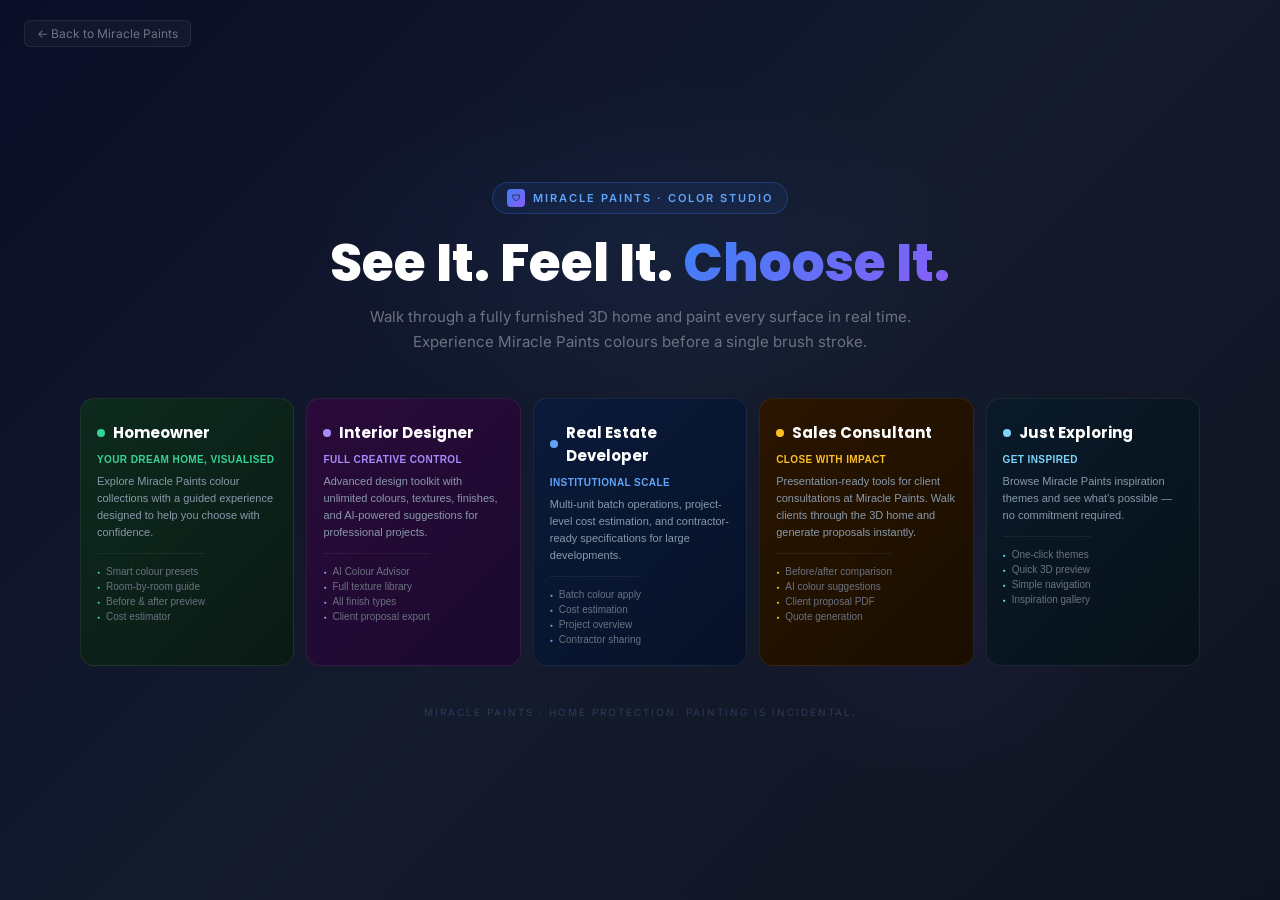
<file: color-studio/index.html>
<!doctype html>
<html lang="en">
  <head>
    <meta charset="UTF-8" />
    <link rel="icon" type="image/svg+xml" href="/color-studio/vite.svg" />
    <meta name="viewport" content="width=device-width, initial-scale=1.0" />
    <title>3D House Paint Visualizer</title>
    <script type="module" crossorigin src="/color-studio/assets/index-D-VNK3xk.js"></script>
  </head>
  <body>
    <div id="root"></div>
  </body>
</html>
</file>
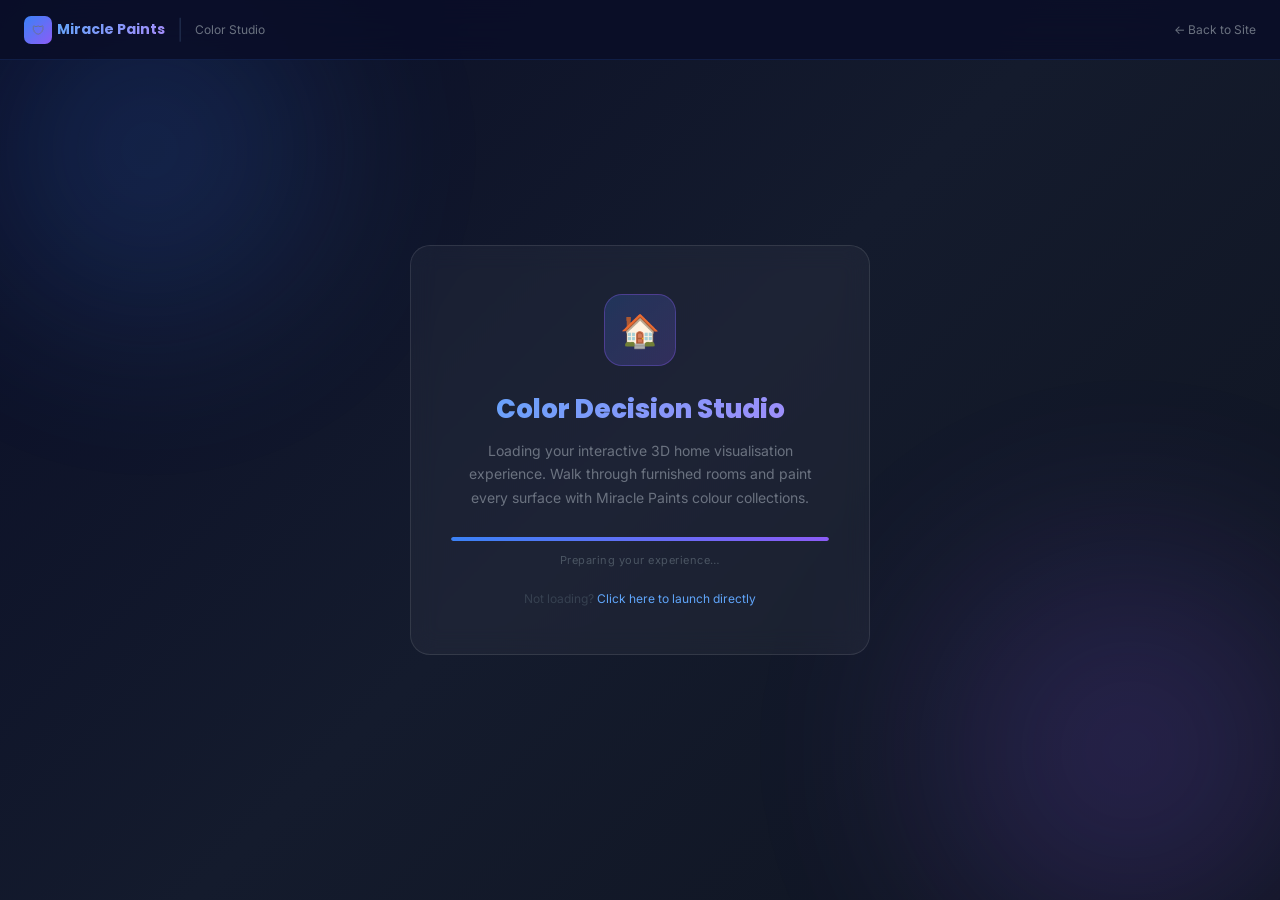
<file: color-studio.html>
<!DOCTYPE html>
<html lang="en">
<head>
    <meta charset="UTF-8">
    <meta name="viewport" content="width=device-width, initial-scale=1.0">
    <meta name="description" content="Miracle Paints Color Decision Studio — Walk through a 3D furnished home and choose your perfect paint colours.">
    <title>Color Studio — Miracle Paints</title>

    <!-- Google Fonts -->
    <link rel="preconnect" href="https://fonts.googleapis.com">
    <link rel="preconnect" href="https://fonts.gstatic.com" crossorigin>
    <link href="https://fonts.googleapis.com/css2?family=Poppins:wght@600;700;800&family=Inter:wght@400;500&display=swap" rel="stylesheet">

    <style>
        * { margin: 0; padding: 0; box-sizing: border-box; }
        body {
            font-family: 'Inter', system-ui, sans-serif;
            background: linear-gradient(135deg, #0a0e27 0%, #141b2d 50%, #0f1420 100%);
            min-height: 100vh;
            display: flex;
            flex-direction: column;
            align-items: center;
            justify-content: center;
            color: #e5e7eb;
            overflow: hidden;
        }

        /* Background orbs */
        .orb {
            position: fixed;
            border-radius: 50%;
            filter: blur(80px);
            opacity: 0.3;
            pointer-events: none;
            animation: float 8s ease-in-out infinite alternate;
        }
        .orb-1 { width: 500px; height: 500px; background: radial-gradient(circle, rgba(59,130,246,0.8), transparent 70%); top: -100px; left: -100px; }
        .orb-2 { width: 600px; height: 600px; background: radial-gradient(circle, rgba(139,92,246,0.8), transparent 70%); bottom: -150px; right: -150px; animation-delay: -4s; }
        @keyframes float {
            from { transform: translate(0, 0) scale(1); }
            to   { transform: translate(30px, 20px) scale(1.1); }
        }

        /* Nav */
        .nav {
            position: fixed; top: 0; left: 0; right: 0;
            height: 60px;
            background: rgba(10,14,39,0.85);
            border-bottom: 1px solid rgba(59,130,246,0.15);
            backdrop-filter: blur(16px);
            display: flex; align-items: center; padding: 0 24px;
            gap: 12px; z-index: 10;
        }
        .nav a { color: #6b7280; text-decoration: none; font-size: 12px; display: flex; align-items: center; gap: 5px; transition: color 0.2s; }
        .nav a:hover { color: #fff; }
        .brand { display: flex; align-items: center; gap: 8px; text-decoration: none !important; }
        .brand-icon { width: 28px; height: 28px; border-radius: 7px; background: linear-gradient(135deg, #3b82f6, #8b5cf6); display: flex; align-items: center; justify-content: center; font-size: 13px; }
        .brand-name { font-family: 'Poppins', sans-serif; font-size: 14px; font-weight: 700; background: linear-gradient(135deg, #60a5fa, #a78bfa); -webkit-background-clip: text; -webkit-text-fill-color: transparent; }
        .sep { color: #1e2a4a; font-size: 20px; }

        /* Loading card */
        .card {
            position: relative; z-index: 5;
            background: rgba(255,255,255,0.04);
            border: 1px solid rgba(255,255,255,0.1);
            border-radius: 20px;
            padding: 48px 40px;
            text-align: center;
            max-width: 460px;
            width: calc(100% - 48px);
            backdrop-filter: blur(12px);
        }
        .icon-wrap {
            width: 72px; height: 72px; border-radius: 18px;
            background: linear-gradient(135deg, rgba(59,130,246,0.2), rgba(139,92,246,0.2));
            border: 1px solid rgba(139,92,246,0.35);
            display: flex; align-items: center; justify-content: center;
            font-size: 32px; margin: 0 auto 24px; animation: pulse 2s ease-in-out infinite;
        }
        @keyframes pulse {
            0%, 100% { box-shadow: 0 0 0 0 rgba(139,92,246,0.3); }
            50%       { box-shadow: 0 0 0 12px rgba(139,92,246,0); }
        }
        h1 {
            font-family: 'Poppins', sans-serif; font-size: 26px; font-weight: 800; color: #fff; margin-bottom: 10px;
            background: linear-gradient(135deg, #60a5fa, #a78bfa); -webkit-background-clip: text; -webkit-text-fill-color: transparent;
        }
        p { color: #6b7280; font-size: 14px; line-height: 1.65; margin-bottom: 28px; }

        /* Progress bar */
        .progress-wrap { background: rgba(255,255,255,0.06); border-radius: 9999px; height: 4px; overflow: hidden; margin-bottom: 12px; }
        .progress-bar {
            height: 100%; border-radius: 9999px;
            background: linear-gradient(90deg, #3b82f6, #8b5cf6, #ec4899);
            background-size: 200% 100%;
            animation: progress 2.4s ease-in-out forwards, shimmer 1.5s linear infinite;
        }
        @keyframes progress { from { width: 0; } to { width: 100%; } }
        @keyframes shimmer { from { background-position: 0 0; } to { background-position: -200% 0; } }
        .progress-label { font-size: 11px; color: #4b5563; letter-spacing: 0.5px; }

        /* Fallback link */
        .fallback { margin-top: 24px; font-size: 12px; color: #374151; }
        .fallback a { color: #60a5fa; text-decoration: none; }
        .fallback a:hover { text-decoration: underline; }
    </style>
</head>
<body>
    <div class="orb orb-1"></div>
    <div class="orb orb-2"></div>

    <!-- Nav -->
    <nav class="nav">
        <a href="/" class="brand">
            <div class="brand-icon">🛡</div>
            <span class="brand-name">Miracle Paints</span>
        </a>
        <span class="sep">|</span>
        <span style="font-size:12px; color:#6b7280;">Color Studio</span>
        <div style="flex:1"></div>
        <a href="/">← Back to Site</a>
    </nav>

    <!-- Loading card -->
    <div class="card">
        <div class="icon-wrap">🏠</div>
        <h1>Color Decision Studio</h1>
        <p>Loading your interactive 3D home visualisation experience. Walk through furnished rooms and paint every surface with Miracle Paints colour collections.</p>

        <div class="progress-wrap">
            <div class="progress-bar"></div>
        </div>
        <div class="progress-label">Preparing your experience…</div>

        <div class="fallback">
            Not loading? <a id="direct-link" href="/color-studio/index.html">Click here to launch directly</a>
        </div>
    </div>

    <script>
        // Redirect to the React app after the loading animation
        // The React app is built into /color-studio/ by Vite
        setTimeout(function () {
            // Vercel rewrites /color-studio/* → /color-studio/index.html (see vercel.json)
            window.location.href = '/color-studio/';
        }, 2400);
    </script>
</body>
</html>
</file>
